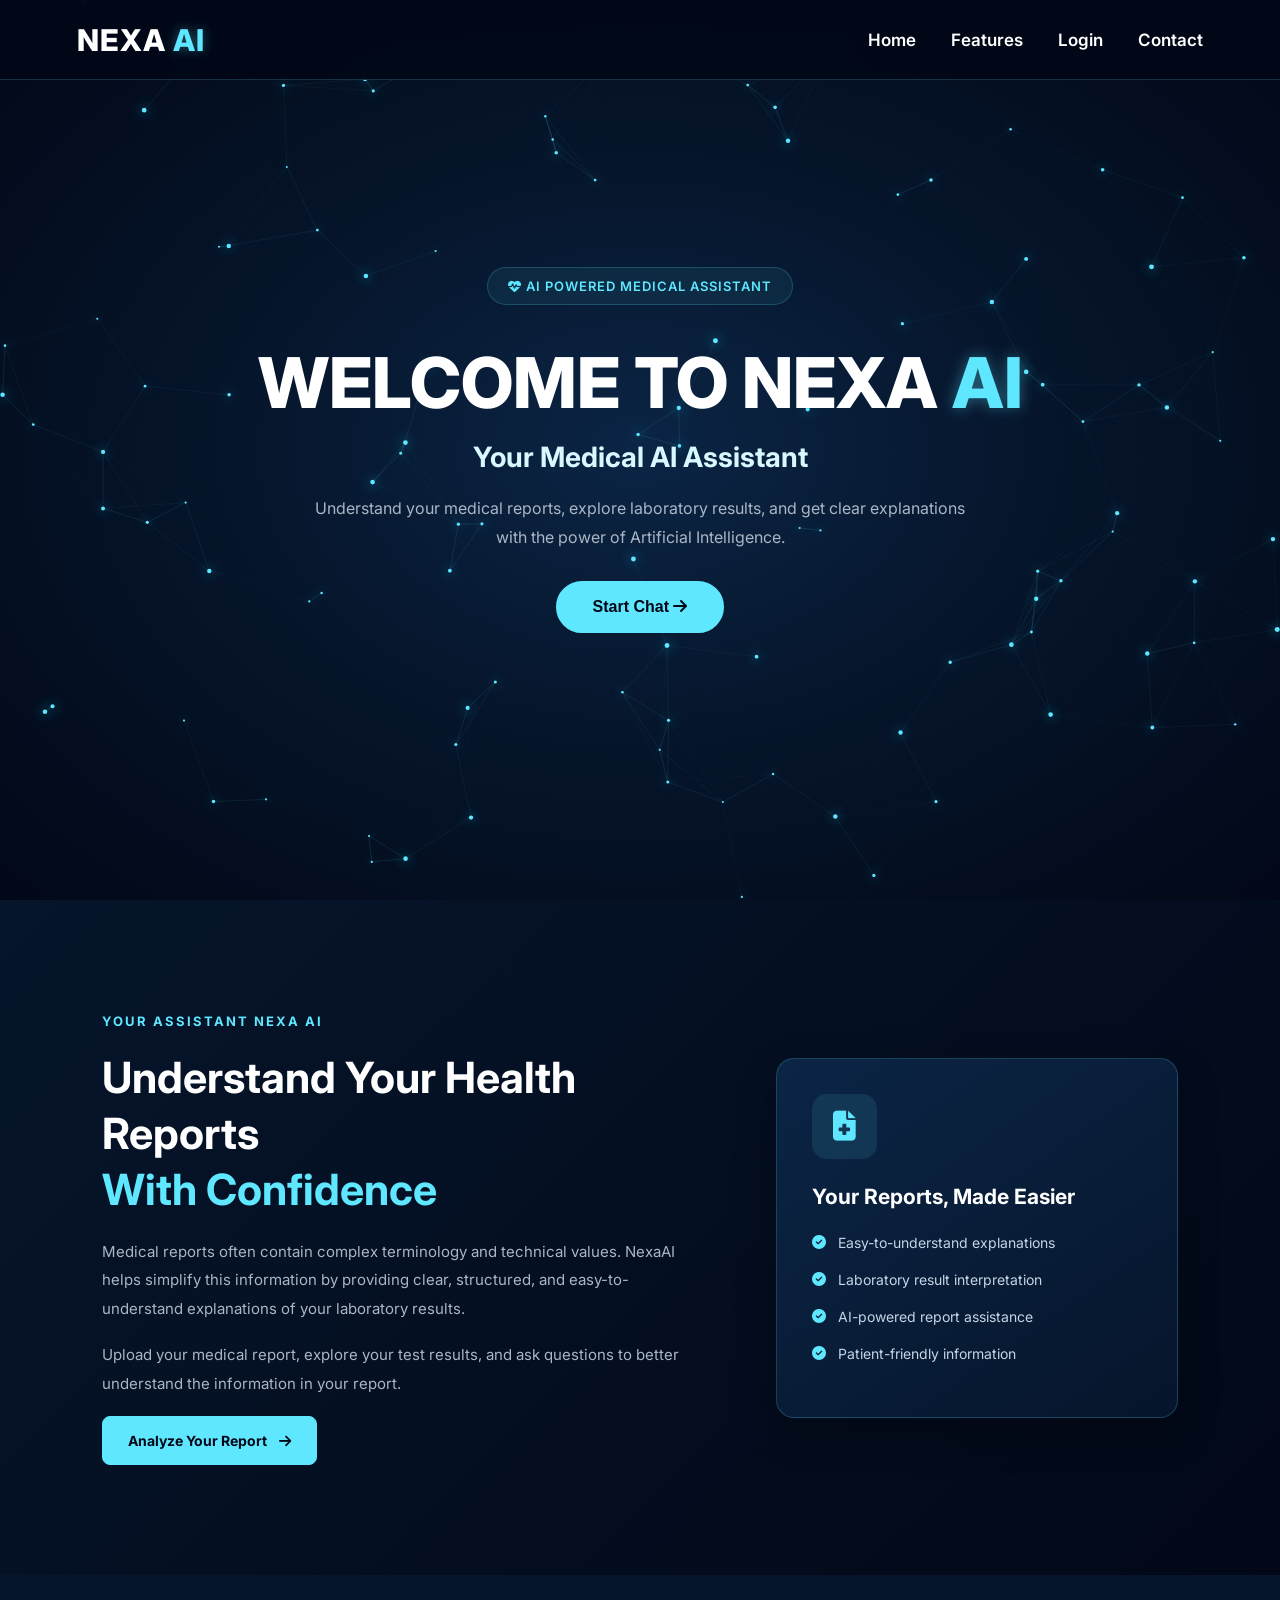
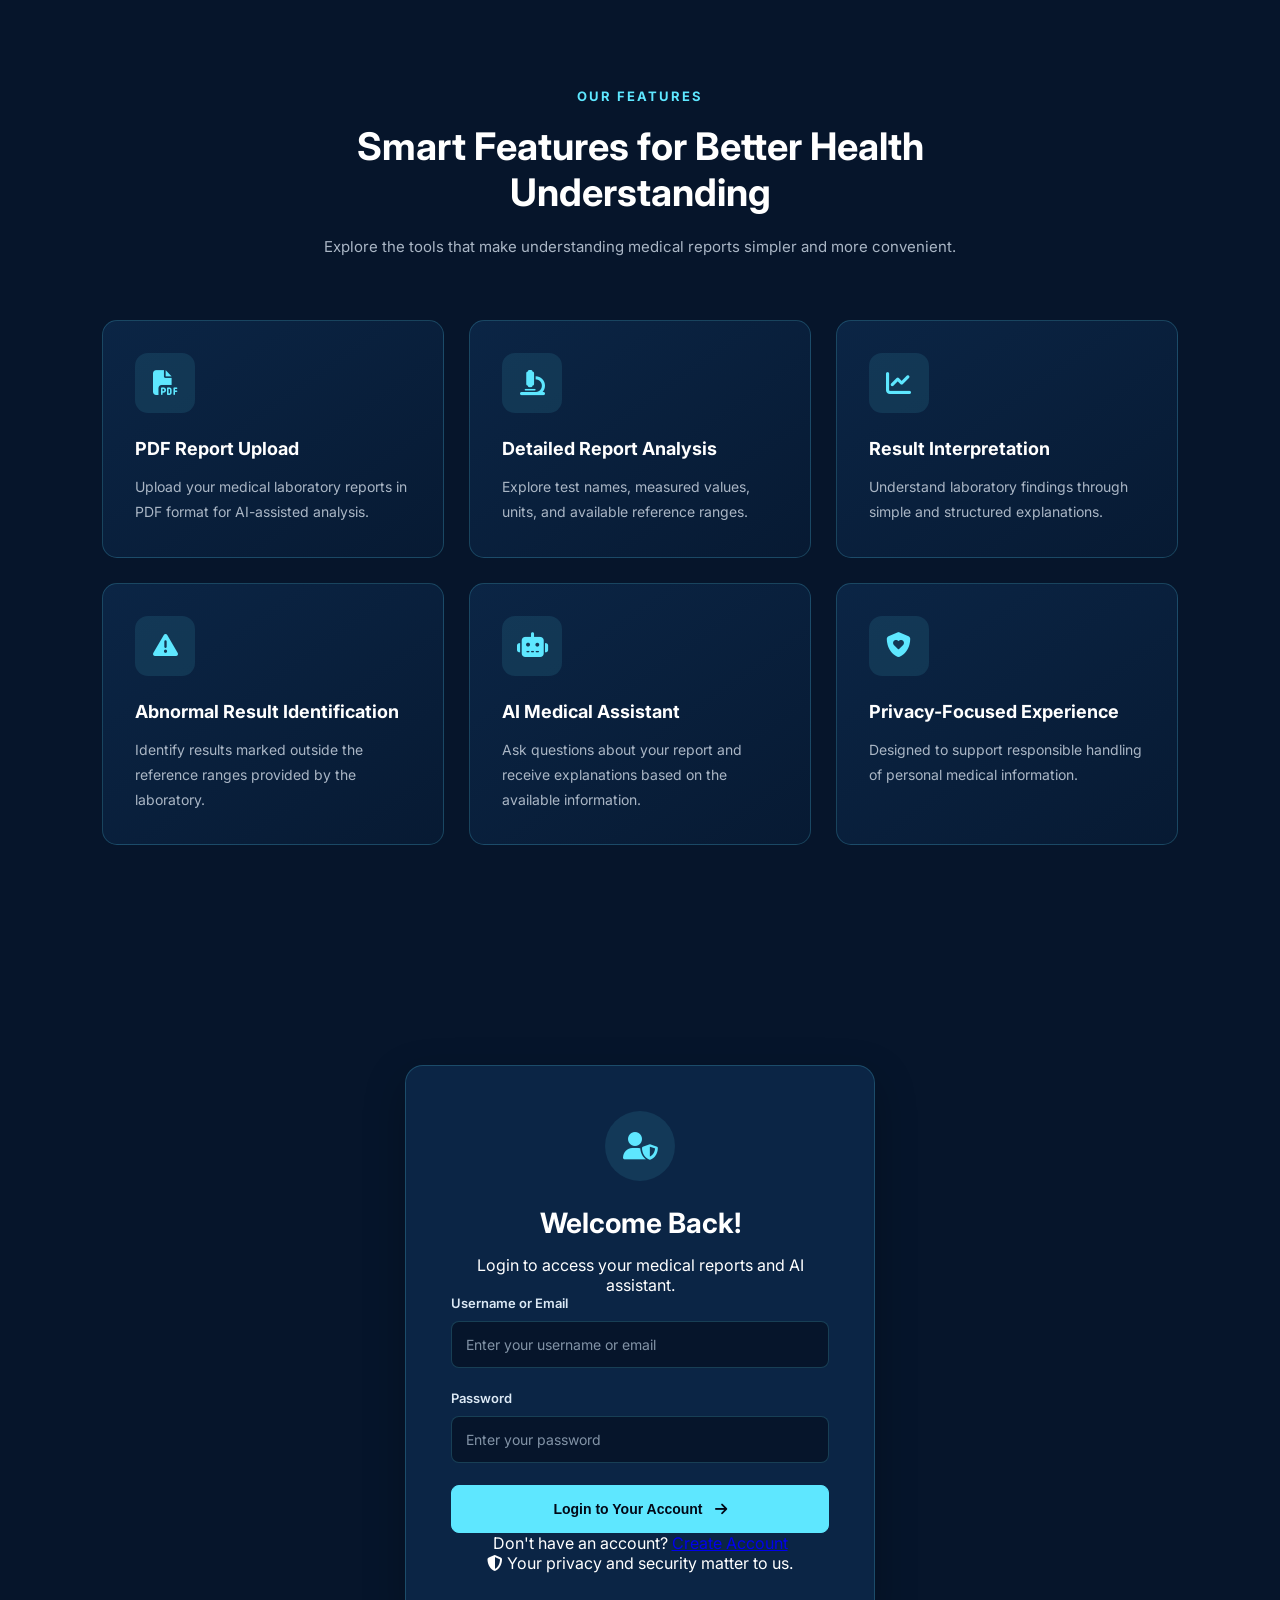
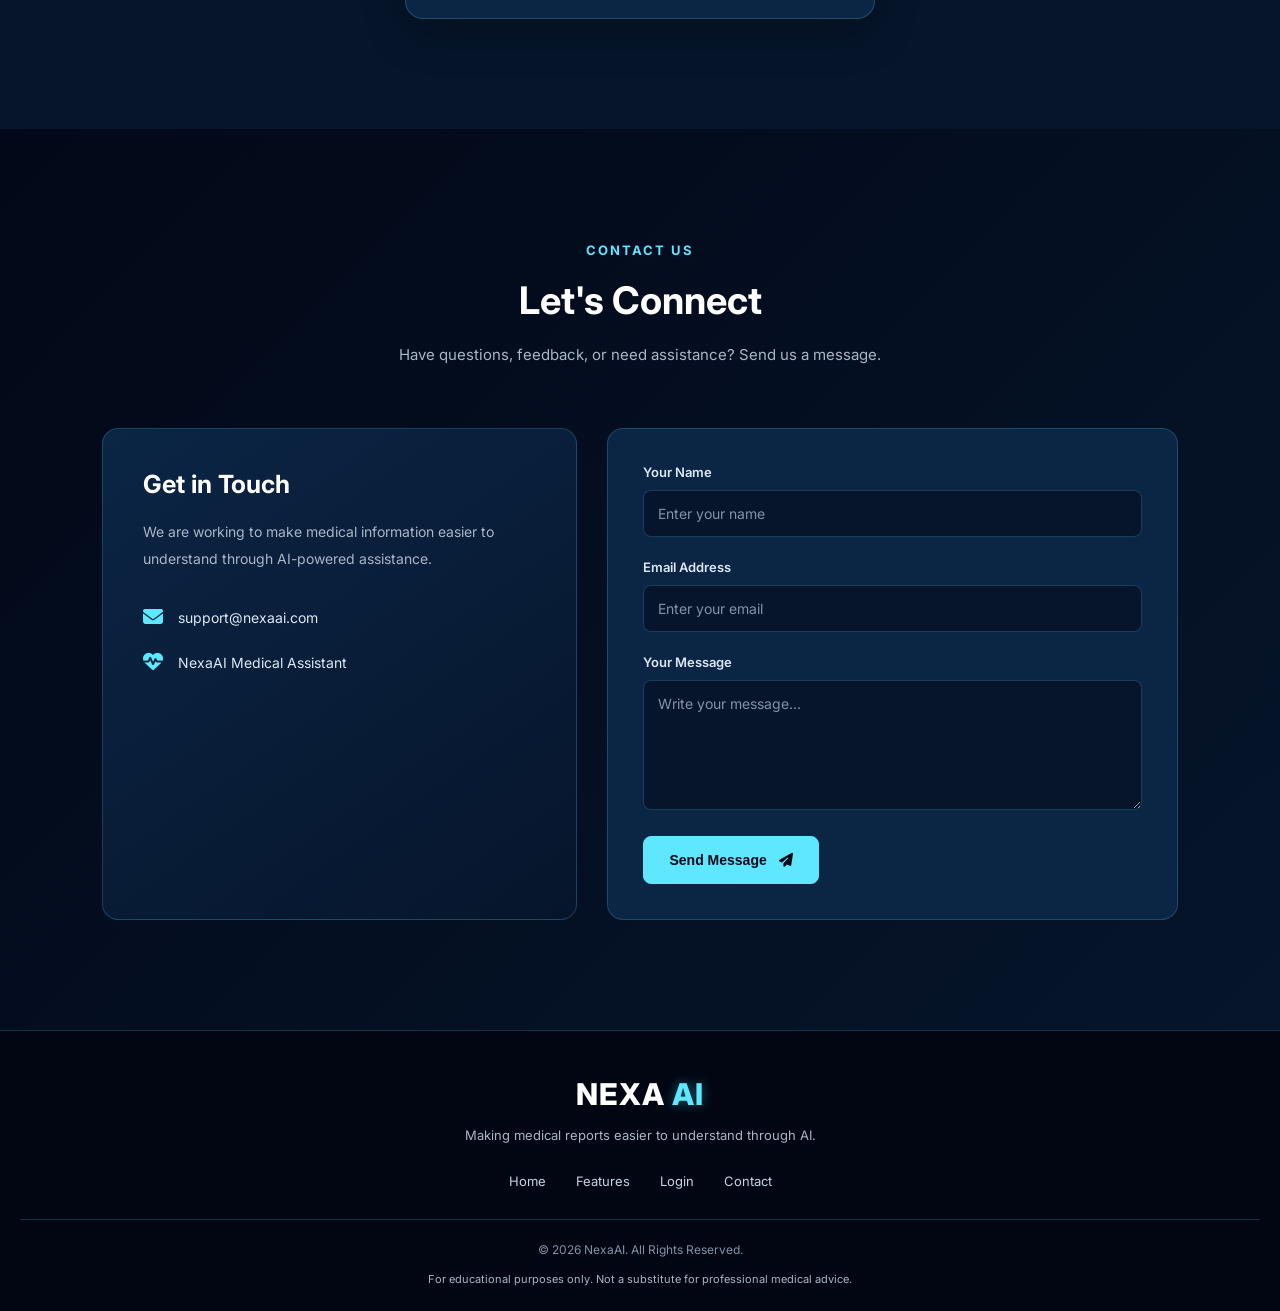
<file: frontend/index.html>
<!DOCTYPE html>
<html lang="en">

<head>
    <meta charset="UTF-8">
    <meta name="viewport" content="width=device-width, initial-scale=1.0">

    <title>NexaAI | Medical AI Assistant</title>

    <link rel="stylesheet" href="style.css">

    <link rel="preconnect" href="https://fonts.googleapis.com">
    <link rel="preconnect" href="https://fonts.gstatic.com" crossorigin>

    <link href="https://fonts.googleapis.com/css2?family=Inter:wght@400;500;600;700;800&display=swap" rel="stylesheet">

    <link rel="stylesheet" href="https://cdnjs.cloudflare.com/ajax/libs/font-awesome/6.5.0/css/all.min.css">

</head>

<body>

    <!-- NAVBAR -->

    <nav class="navbar">

        <h2 class="logo">
            <span class="medical">NEXA</span>
            <span class="ai">AI</span>
        </h2>

        <ul>
            <li><a href="#home">Home</a></li>
            <li><a href="#features">Features</a></li>
            <!-- <li><a href="#uploadreport">Upload Report</a></li> -->
            <li><a href="#login">Login</a></li>
            <li><a href="#contact">Contact</a></li>
        </ul>

    </nav>


    <!-- HERO SECTION -->

    <section class="hero">

        <canvas id="aiParticles"></canvas>

        <div class="hero-content">

            <span class="hero-badge">
                <i class="fa-solid fa-heart-pulse"></i>
                AI POWERED MEDICAL ASSISTANT
            </span>

            <h1>
                WELCOME TO NEXA <span>AI</span>
            </h1>

            <h2>Your Medical AI Assistant</h2>

            <p>
                Understand your medical reports, explore laboratory results,
                and get clear explanations with the power of Artificial Intelligence.
            </p>

            <button id="startChatBtn">
                Start Chat
                <i class="fa-solid fa-arrow-right"></i>
            </button>

        </div>

    </section>


    <!-- HOME SECTION -->

    <section id="home" class="home-section">

        <div class="home-content">

            <div class="home-text">

                <span class="section-tag">YOUR ASSISTANT NEXA AI</span>

                <h1>
                    Understand Your Health Reports
                    <span>With Confidence</span>
                </h1>

                <p>
                    Medical reports often contain complex terminology and
                    technical values. NexaAI helps simplify this information
                    by providing clear, structured, and easy-to-understand
                    explanations of your laboratory results.
                </p>

                <p>
                    Upload your medical report, explore your test results,
                    and ask questions to better understand the information
                    in your report.
                </p>

                <a href="#startChatBtn" class="primary-btn">
                    Analyze Your Report
                    <i class="fa-solid fa-arrow-right"></i>
                </a>

            </div>

            <div class="home-card">

                <div class="home-card-icon">
                    <i class="fa-solid fa-file-medical"></i>
                </div>

                <h3>Your Reports, Made Easier</h3>

                <div class="home-card-item">
                    <i class="fa-solid fa-circle-check"></i>
                    Easy-to-understand explanations
                </div>

                <div class="home-card-item">
                    <i class="fa-solid fa-circle-check"></i>
                    Laboratory result interpretation
                </div>

                <div class="home-card-item">
                    <i class="fa-solid fa-circle-check"></i>
                    AI-powered report assistance
                </div>

                <div class="home-card-item">
                    <i class="fa-solid fa-circle-check"></i>
                    Patient-friendly information
                </div>

            </div>

        </div>

    </section>


    <!-- FEATURES SECTION -->

    <section id="features" class="features-section">

        <div class="section-heading">

            <span class="section-tag">OUR FEATURES</span>

            <h2>Smart Features for Better Health Understanding</h2>

            <p>
                Explore the tools that make understanding medical
                reports simpler and more convenient.
            </p>

        </div>

        <div class="features-grid">

            <div class="feature-card">

                <div class="feature-icon">
                    <i class="fa-solid fa-file-pdf"></i>
                </div>

                <h3>PDF Report Upload</h3>

                <p>
                    Upload your medical laboratory reports in PDF format
                    for AI-assisted analysis.
                </p>

            </div>


            <div class="feature-card">

                <div class="feature-icon">
                    <i class="fa-solid fa-microscope"></i>
                </div>

                <h3>Detailed Report Analysis</h3>

                <p>
                    Explore test names, measured values, units,
                    and available reference ranges.
                </p>

            </div>


            <div class="feature-card">

                <div class="feature-icon">
                    <i class="fa-solid fa-chart-line"></i>
                </div>

                <h3>Result Interpretation</h3>

                <p>
                    Understand laboratory findings through
                    simple and structured explanations.
                </p>

            </div>


            <div class="feature-card">

                <div class="feature-icon">
                    <i class="fa-solid fa-triangle-exclamation"></i>
                </div>

                <h3>Abnormal Result Identification</h3>

                <p>
                    Identify results marked outside the reference
                    ranges provided by the laboratory.
                </p>

            </div>


            <div class="feature-card">

                <div class="feature-icon">
                    <i class="fa-solid fa-robot"></i>
                </div>

                <h3>AI Medical Assistant</h3>

                <p>
                    Ask questions about your report and receive
                    explanations based on the available information.
                </p>

            </div>


            <div class="feature-card">

                <div class="feature-icon">
                    <i class="fa-solid fa-shield-heart"></i>
                </div>

                <h3>Privacy-Focused Experience</h3>

                <p>
                    Designed to support responsible handling
                    of personal medical information.
                </p>

            </div>

        </div>

    </section>



    <!-- LOGIN  SECTION-->

    <!-- AUTHENTICATION SECTION -->

    <section id="login" class="login-section">

        <div class="login-card">

            <div class="login-icon">
                <i class="fa-solid fa-user-shield"></i>
            </div>

            <!-- LOGIN FORM -->

            <div id="loginForm">

                <h2>Welcome Back!</h2>

                <p>Login to access your medical reports and AI assistant.</p>

                <form id="loginFormElement">

                    <div class="input-group">
                        <label>Username or Email</label>
                        <input type="text" name="username" placeholder="Enter your username or email"
                            autocomplete="username" required>
                    </div>

                    <div class="input-group">
                        <label>Password</label>
                        <input type="password" name="password" placeholder="Enter your password"
                            autocomplete="current-password" required>
                    </div>

                    <button type="submit" class="primary-btn login-btn">
                        Login to Your Account
                        <i class="fa-solid fa-arrow-right"></i>
                    </button>

                </form>

                <div class="auth-switch">
                    Don't have an account?
                    <a href="javascript:void(0)" onclick="showRegister()">
                        Create Account
                    </a>
                </div>

            </div>


            <!-- REGISTER FORM -->

            <div id="registerForm" style="display:none;">

                <h2>Create Account</h2>

                <p>Join NexaAI and start managing your healthcare journey.</p>

                <form id="registerFormElement">
                    <div class="input-group">
                        <label>Full Name</label>
                        <input type="text" name="fullname" placeholder="Enter your full name" autocomplete="name"
                            required>
                    </div>

                    <div class="input-group">
                        <label>Email Address</label>
                        <input type="email" name="email" placeholder="Enter your email" autocomplete="email" required>
                    </div>

                    <div class="input-group">
                        <label>Username</label>
                        <input type="text" name="username" placeholder="Choose a username" autocomplete="username"
                            required>
                    </div>

                    <div class="input-group">
                        <label>Password</label>
                        <input type="password" name="password" placeholder="Create a strong password"
                            autocomplete="new-password" minlength="8" required>
                    </div>

                    <div class="input-group">
                        <label>Confirm Password</label>
                        <input type="password" name="confirm_password" placeholder="Confirm your password"
                            autocomplete="new-password" minlength="8" required>
                    </div>
                    <button type="submit" class="primary-btn login-btn">
                        Create My Account
                        <i class="fa-solid fa-user-plus"></i>
                    </button>

                </form>

                <div class="auth-switch">
                    Already have an account?
                    <a href="javascript:void(0)" onclick="showLogin()">
                        Login Here
                    </a>
                </div>

            </div>

            <div class="auth-footer">
                <i class="fa-solid fa-shield-halved"></i>
                Your privacy and security matter to us.
            </div>

        </div>

    </section>




    <!-- CONTACT SECTION -->

    <section id="contact" class="contact-section">

        <div class="section-heading">

            <span class="section-tag">CONTACT US</span>

            <h2>Let's Connect</h2>

            <p>
                Have questions, feedback, or need assistance?
                Send us a message.
            </p>

        </div>

        <div class="contact-container">

            <div class="contact-info">

                <h3>Get in Touch</h3>

                <p>
                    We are working to make medical information
                    easier to understand through AI-powered assistance.
                </p>

                <div class="contact-detail">
                    <i class="fa-solid fa-envelope"></i>
                    <span>support@nexaai.com</span>
                </div>

                <div class="contact-detail">
                    <i class="fa-solid fa-heart-pulse"></i>
                    <span>NexaAI Medical Assistant</span>
                </div>

            </div>


            <div class="contact-form">

                <form action="/contact" method="POST">

                    <div class="input-group">

                        <label>Your Name</label>

                        <input type="text" name="name" placeholder="Enter your name" required>

                    </div>

                    <div class="input-group">

                        <label>Email Address</label>

                        <input type="email" name="email" placeholder="Enter your email" required>

                    </div>

                    <div class="input-group">

                        <label>Your Message</label>

                        <textarea name="message" placeholder="Write your message..." required></textarea>

                    </div>

                    <button type="submit" class="primary-btn">
                        Send Message
                        <i class="fa-solid fa-paper-plane"></i>
                    </button>

                </form>

            </div>

        </div>

    </section>


    <!-- FOOTER -->

    <footer class="footer">

        <h2 class="logo">
            <span class="medical">NEXA</span>
            <span class="ai">AI</span>
        </h2>

        <p>
            Making medical reports easier to understand through AI.
        </p>

        <div class="footer-links">

            <a href="#home">Home</a>
            <a href="#features">Features</a>
            <a href="#login">Login</a>
            <a href="#contact">Contact</a>

        </div>

        <div class="footer-bottom">
            © 2026 NexaAI. All Rights Reserved.
        </div>

        <p class="footer-disclaimer">
            For educational purposes only. Not a substitute for professional medical advice.
        </p>

    </footer>


    <!-- JAVASCRIPT -->

    <script src="js/auth.js"></script>

    <script src="js/particle-motion.js"></script>

</body>

</html>
</file>
<file: frontend/style.css>
/* =================================
   GLOBAL SETTINGS
================================= */

* {
    margin: 0;
    padding: 0;
    box-sizing: border-box;
}

:root {
    --dark: #020817;
    --dark-blue: #06152b;
    --card: #0b2545;
    --cyan: #5ee7ff;
    --white: #ffffff;
    --text: #aab6c5;
    --border: rgba(94, 231, 255, 0.2);
}

html {
    scroll-behavior: smooth;
    scroll-padding-top: 90px;
}

body {
    font-family: 'Inter', sans-serif;
    background: var(--dark);
    color: var(--white);
    overflow-x: hidden;
}

section {
    scroll-margin-top: 80px;
}


/* =================================
   NAVBAR
================================= */

.navbar {
    position: fixed;
    top: 0;
    left: 0;
    width: 100%;
    height: 80px;
    padding: 0 6%;
    display: flex;
    align-items: center;
    justify-content: space-between;
    background: rgba(2, 8, 23, 0.94);
    backdrop-filter: blur(15px);
    border-bottom: 1px solid var(--border);
    z-index: 1000;
}

.logo {
    font-size: 30px;
    font-weight: 800;
    color: white;
    letter-spacing: 1px;
}

.medical {
    color: white;
}

.ai {
    color: var(--cyan);
    text-shadow: 0 0 12px rgba(94, 231, 255, 0.4);
}

.navbar ul {
    display: flex;
    align-items: center;
    gap: 35px;
    list-style: none;
}

.navbar ul li a {
    text-decoration: none;
    /* color: #d8e4ef; */
    color: var(--white);
    /* color: var(--cyan); */
    font-size: 17px;
    font-weight: 600;
    transition: 0.3s;
}

.navbar ul li a:hover {
    color: #fbfcfd;
}

.navbar ul li a:focus-visible,
.navbar ul li a:active {
    color: var(--cyan);
}


/* =================================
   HERO SECTION
================================= */

.hero {
    position: relative;
    min-height: 100vh;
    overflow: hidden;
    display: flex;
    align-items: center;
    justify-content: center;

    background:
        radial-gradient(ellipse at 50% 50%,
            #0b2545 0%,
            #06152b 45%,
            #020817 100%);
}

#aiParticles {
    position: absolute;
    inset: 0;
    width: 100%;
    height: 100%;
    z-index: 1;
}

.hero-content {
    color: var(--white);
    position: relative;
    z-index: 2;
    text-align: center;
    max-width: 900px;
    padding: 25px;
    pointer-events: none;
}

.hero-badge {
    display: inline-block;
    padding: 10px 20px;
    border: 1px solid var(--border);
    border-radius: 30px;
    color: var(--cyan);
    background: rgba(94, 231, 255, 0.07);
    font-size: 13px;
    font-weight: 600;
    letter-spacing: 1px;
    margin-bottom: 20px;
}

.hero-content h1 {
    color: var(--white);
    font-size: 70px;
    font-weight: 800;
    margin: 15px 0;
}

.hero-content h1 span {
    color: var(--cyan);
    text-shadow: 0 0 15px rgba(94, 231, 255, 0.4);
}

.hero-content h2 {
    color: #d8f8ff;
    font-size: 28px;
    margin: 15px 0;
}

.hero-content p {
    color: var(--text);
    max-width: 650px;
    margin: 20px auto 30px;
    line-height: 1.8;
    font-size: 16px;
}

#startChatBtn {
    padding: 15px 35px;
    border: 2px solid var(--cyan);
    border-radius: 30px;
    background: var(--cyan);
    color: var(--dark);
    font-size: 16px;
    font-weight: 700;
    cursor: pointer;
    pointer-events: auto;
    position: relative;
    z-index: 10;
    transition: 0.3s;
}

#startChatBtn:hover {
    background: transparent;
    color: var(--cyan);
    box-shadow: 0 0 25px rgba(94, 231, 255, 0.3);
    transform: translateY(-3px);
}


/* =================================
   COMMON SECTION STYLING
================================= */

.home-section,
.features-section,
.login-section,
.contact-section {
    padding: 110px 8%;
    background: var(--dark);
}

.section-tag {
    color: var(--cyan);
    font-size: 13px;
    font-weight: 700;
    letter-spacing: 2px;
}

.section-heading {
    text-align: center;
    max-width: 700px;
    margin: 0 auto 60px;
}

.section-heading h2 {
    color: var(--white);
    font-size: 38px;
    margin: 18px 0;
}

.section-heading p {
    color: var(--text);
    font-size: 15px;
    line-height: 1.8;
}


/* =================================
   HOME SECTION
================================= */

.home-section {
    background: linear-gradient(135deg, #06152b, #020817);
}

.home-content {
    display: grid;
    grid-template-columns: 1.2fr 0.8fr;
    align-items: center;
    gap: 70px;
    max-width: 1200px;
    margin: auto;
}

.home-text h1 {
    text-align: left;
    font-size: 43px;
    line-height: 1.3;
    margin: 20px 0;
    color: white;
}

.home-text h1 span {
    display: block;
    color: var(--cyan);
}

.home-text p {
    color: var(--text);
    font-size: 15px;
    line-height: 1.9;
    margin-bottom: 18px;
}

.primary-btn {
    display: inline-flex;
    align-items: center;
    justify-content: center;
    gap: 12px;
    padding: 15px 25px;
    background: var(--cyan);
    color: var(--dark);
    border: 1px solid var(--cyan);
    border-radius: 8px;
    font-size: 14px;
    font-weight: 700;
    text-decoration: none;
    cursor: pointer;
    transition: 0.3s;
}

.primary-btn:hover {
    background: transparent;
    color: var(--cyan);
    transform: translateY(-3px);
}

.home-card {
    padding: 35px;
    background: linear-gradient(145deg, #0b2545, #06152b);
    border: 1px solid var(--border);
    border-radius: 18px;
    box-shadow: 0 15px 40px rgba(0, 0, 0, 0.3);
}

.home-card-icon {
    width: 65px;
    height: 65px;
    display: grid;
    place-items: center;
    background: rgba(94, 231, 255, 0.1);
    color: var(--cyan);
    border-radius: 15px;
    font-size: 30px;
    margin-bottom: 25px;
}

.home-card h3 {
    text-align: left;
    color: white;
    font-size: 21px;
    margin-bottom: 25px;
}

.home-card-item {
    display: flex;
    align-items: center;
    gap: 12px;
    color: #c4d5e5;
    font-size: 14px;
    margin: 20px 0;
}

.home-card-item i {
    color: var(--cyan);
}


/* =================================
   FEATURES SECTION
================================= */

.features-section {
    background: #06152b;
}

.features-grid {
    display: grid;
    grid-template-columns: repeat(3, 1fr);
    gap: 25px;
    max-width: 1200px;
    margin: auto;
}

.feature-card {
    padding: 32px;
    background: linear-gradient(145deg, #0b2545, #071a33);
    border: 1px solid var(--border);
    border-radius: 15px;
    transition: 0.3s;
}

.feature-card:hover {
    transform: translateY(-8px);
    border-color: var(--cyan);
    box-shadow: 0 10px 30px rgba(94, 231, 255, 0.08);
}

.feature-icon {
    width: 60px;
    height: 60px;
    display: grid;
    place-items: center;
    background: rgba(94, 231, 255, 0.1);
    color: var(--cyan);
    border-radius: 13px;
    font-size: 25px;
    margin-bottom: 25px;
}

.feature-card h3 {
    text-align: left;
    font-size: 18px;
    color: white;
    margin: 0 0 15px;
}

.feature-card p {
    color: var(--text);
    font-size: 14px;
    line-height: 1.8;
}



/* =================================
   LOGIN SECTION
================================= */

.login-section {
    display: flex;
    justify-content: center;
    align-items: center;
    background: #06152b;
}

.login-card {
    width: 100%;
    max-width: 470px;
    padding: 45px;
    background: #0b2545;
    border: 1px solid var(--border);
    border-radius: 18px;
    box-shadow: 0 15px 40px rgba(0, 0, 0, 0.25);
    text-align: center;
}

.login-icon {
    width: 70px;
    height: 70px;
    display: grid;
    place-items: center;
    margin: 0 auto 25px;
    background: rgba(94, 231, 255, 0.1);
    color: var(--cyan);
    border-radius: 50%;
    font-size: 28px;
}

.login-card h2 {
    font-size: 28px;
    margin: 15px 0;
}

.login-card>p {
    color: var(--text);
    font-size: 14px;
    line-height: 1.8;
    margin-bottom: 30px;
}


/* =================================
   FORM INPUTS
================================= */

.input-group {
    text-align: left;
    margin-bottom: 22px;
}

.input-group label {
    display: block;
    color: #dce9f5;
    font-size: 13px;
    font-weight: 600;
    margin-bottom: 10px;
}

.input-group input,
.input-group textarea {
    width: 100%;
    padding: 14px;
    background: #06152b;
    border: 1px solid var(--border);
    border-radius: 8px;
    color: white;
    font-family: inherit;
    font-size: 14px;
    outline: none;
}

.input-group input::placeholder,
.input-group textarea::placeholder {
    color: #8293a6;
}

.input-group input:focus,
.input-group textarea:focus {
    border-color: var(--cyan);
    box-shadow: 0 0 12px rgba(94, 231, 255, 0.1);
}

.login-btn {
    width: 100%;
}


/* =================================
   CONTACT SECTION
================================= */

.contact-section {
    background: linear-gradient(135deg, #020817, #06152b);
}

.contact-container {
    display: grid;
    grid-template-columns: 1fr 1.2fr;
    gap: 30px;
    max-width: 1100px;
    margin: auto;
}

.contact-info {
    padding: 40px;
    background: linear-gradient(145deg, #0b2545, #06152b);
    border: 1px solid var(--border);
    border-radius: 16px;
}

.contact-info h3 {
    text-align: left;
    color: white;
    font-size: 25px;
    margin-bottom: 20px;
}

.contact-info p {
    color: var(--text);
    font-size: 14px;
    line-height: 1.9;
    margin-bottom: 35px;
}

.contact-detail {
    display: flex;
    align-items: center;
    gap: 15px;
    margin-top: 25px;
    color: #dce9f5;
    font-size: 14px;
}

.contact-detail i {
    color: var(--cyan);
    font-size: 20px;
}

.contact-form {
    padding: 35px;
    background: #0b2545;
    border: 1px solid var(--border);
    border-radius: 16px;
}

.contact-form textarea {
    height: 130px;
    resize: vertical;
}


/* =================================
   FOOTER
================================= */

.footer {
    background: #010612;
    padding: 45px 20px 25px;
    text-align: center;
    border-top: 1px solid var(--border);
}

.footer .logo {
    font-size: 30px;
}

.footer>p {
    color: var(--text);
    font-size: 13px;
    margin-top: 15px;
}

.footer-links {
    display: flex;
    justify-content: center;
    flex-wrap: wrap;
    gap: 30px;
    margin: 30px 0;
}

.footer-links a {
    color: #c4d5e5;
    font-size: 13px;
    text-decoration: none;
    transition: 0.3s;
}

.footer-links a:hover {
    color: var(--cyan);
}

.footer-bottom {
    border-top: 1px solid var(--border);
    padding-top: 22px;
    color: #8293a6;
    font-size: 12px;
}

.footer-disclaimer {
    font-size: 11px !important;
}


/* =================================
   RESPONSIVE DESIGN
================================= */

@media (max-width: 900px) {

    .navbar {
        padding: 0 4%;
    }

    .navbar ul {
        gap: 18px;
    }

    .home-content {
        gap: 35px;
    }

    .features-grid {
        grid-template-columns: repeat(2, 1fr);
    }

    .hero-content h1 {
        font-size: 55px;
    }
}

@media (max-width: 650px) {

    .navbar {
        height: auto;
        min-height: 75px;
        padding: 15px 5%;
        flex-wrap: wrap;
        gap: 15px;
    }

    .navbar ul {
        width: 100%;
        justify-content: center;
        flex-wrap: wrap;
        gap: 15px;
    }

    .navbar ul li a {
        font-size: 12px;
    }

    .hero {
        min-height: 100vh;
        padding-top: 120px;
    }

    .hero-content h1 {
        font-size: 38px;
    }

    .hero-content h2 {
        font-size: 21px;
    }

    .hero-content p {
        font-size: 14px;
    }

    .home-content {
        grid-template-columns: 1fr;
    }

    .home-text h1 {
        font-size: 32px;
    }

    .features-grid {
        grid-template-columns: 1fr;
    }

    .section-heading h2 {
        font-size: 28px;
    }

    .contact-container {
        grid-template-columns: 1fr;
    }

    .login-card {
        padding: 28px;
    }

    .upload-card {
        padding: 25px;
    }

    .home-section,
    .features-section,
    .upload-section,
    .login-section,
    .contact-section {
        padding: 90px 6%;
    }
}
</file>
